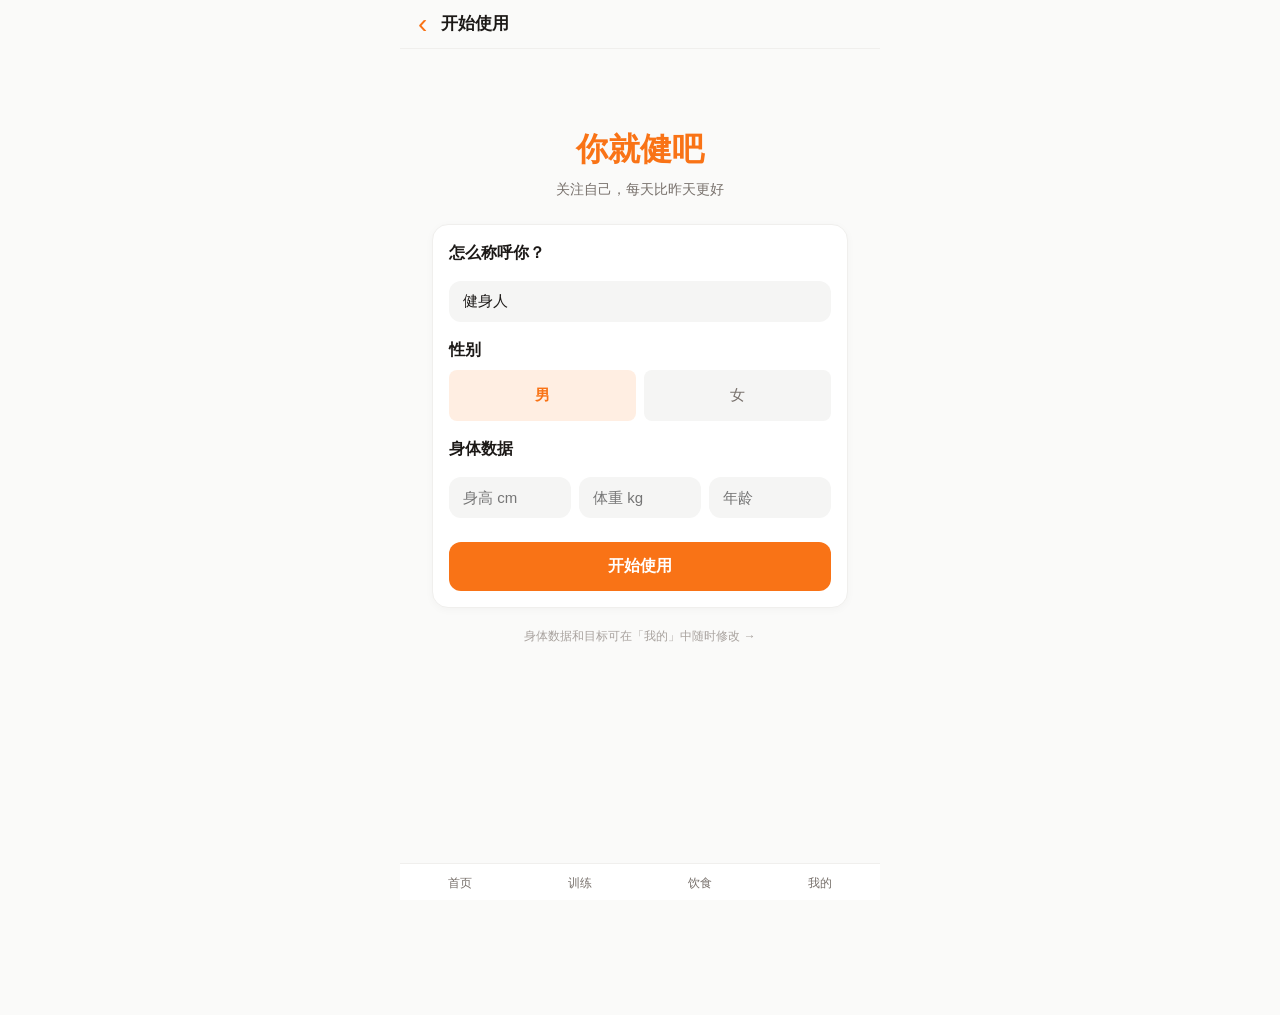
<file: index.html>
<!DOCTYPE html>
<html lang="zh-CN">
<head>
<meta charset="UTF-8">
<meta name="viewport" content="width=device-width, initial-scale=1, maximum-scale=1, user-scalable=no, viewport-fit=cover">
<meta name="theme-color" content="#fafaf9">
<meta name="description" content="你就健吧 — 轻量健身记录小程序网页版:训练、饮食、步数、睡眠、每日评分,数据仅存本地浏览器">
<title>你就健吧</title>
<link rel="stylesheet" href="css/style.css?v=4">
</head>
<body>
<nav id="nav" style="display:none">
  <button id="back-btn" onclick="App.back()">‹</button>
  <span id="nav-title"></span>
</nav>
<div id="app"></div>
<div id="tabbar">
  <div class="tab-item" data-tab="/index" onclick="App.go('/index')">首页</div>
  <div class="tab-item" data-tab="/training" onclick="App.go('/training')">训练</div>
  <div class="tab-item" data-tab="/diet" onclick="App.go('/diet')">饮食</div>
  <div class="tab-item" data-tab="/profile" onclick="App.go('/profile')">我的</div>
</div>
<script>
/* 旧内核兼容垫片:补齐 ES2015+ 运行时缺失的 API(Android 老 WebView/微信老内核)
   注意:本脚本必须保持 ES5 语法,老内核才能解析 */
;(function () {
  if (!Object.assign) {
    Object.assign = function (target) {
      var args = Array.prototype.slice.call(arguments, 1), i, k
      for (i = 0; i < args.length; i++) {
        for (k in args[i]) if (Object.prototype.hasOwnProperty.call(args[i], k)) target[k] = args[i][k]
      }
      return target
    }
  }
  if (!String.prototype.padStart) {
    String.prototype.padStart = function (len, ch) {
      var s = String(this); ch = ch === undefined ? ' ' : String(ch)
      while (s.length < len) s = ch + s
      return s
    }
  }
  if (!String.prototype.padEnd) {
    String.prototype.padEnd = function (len, ch) {
      var s = String(this); ch = ch === undefined ? ' ' : String(ch)
      while (s.length < len) s = s + ch
      return s
    }
  }
  if (!Object.entries) {
    Object.entries = function (obj) {
      var out = [], k
      for (k in obj) if (Object.prototype.hasOwnProperty.call(obj, k)) out.push([k, obj[k]])
      return out
    }
  }
  if (!Object.values) {
    Object.values = function (obj) {
      var out = [], k
      for (k in obj) if (Object.prototype.hasOwnProperty.call(obj, k)) out.push(obj[k])
      return out
    }
  }
  if (!Object.fromEntries) {
    Object.fromEntries = function (entries) {
      var out = {}, i
      for (i = 0; i < entries.length; i++) out[entries[i][0]] = entries[i][1]
      return out
    }
  }
  if (!Array.prototype.includes) {
    Array.prototype.includes = function (item) { return this.indexOf(item) !== -1 }
  }
  if (!String.prototype.includes) {
    String.prototype.includes = function (s) { return this.indexOf(s) !== -1 }
  }
  if (!String.prototype.startsWith) {
    String.prototype.startsWith = function (s) { return this.indexOf(s) === 0 }
  }
  if (!String.prototype.endsWith) {
    String.prototype.endsWith = function (s) { return this.slice(-s.length) === s }
  }
  if (!Array.prototype.find) {
    Array.prototype.find = function (fn) { var i; for (i = 0; i < this.length; i++) if (fn(this[i], i, this)) return this[i]; return undefined }
  }
  if (!Array.prototype.findIndex) {
    Array.prototype.findIndex = function (fn) { var i; for (i = 0; i < this.length; i++) if (fn(this[i], i, this)) return i; return -1 }
  }
  if (!Array.prototype.flat) {
    Array.prototype.flat = function () {
      var out = [], self = this, i
      for (i = 0; i < self.length; i++) {
        if (Array.isArray(self[i])) { var j; for (j = 0; j < self[i].length; j++) out.push(self[i][j]) }
        else out.push(self[i])
      }
      return out
    }
  }
  if (!Array.prototype.flatMap) {
    Array.prototype.flatMap = function (fn) {
      var out = [], i, r, j
      for (i = 0; i < this.length; i++) {
        r = fn(this[i], i, this)
        if (Array.isArray(r)) { for (j = 0; j < r.length; j++) out.push(r[j]) }
        else out.push(r)
      }
      return out
    }
  }
})()
</script>
<script src="js/bundle.js?v=4"></script>
<script src="js/ui.js?v=4"></script>
<script src="js/app.js?v=4"></script>
<script src="js/pages/onboard.js?v=4"></script>
<script src="js/pages/index.js?v=4"></script>
<script src="js/pages/training.js?v=4"></script>
<script src="js/pages/training-record.js?v=4"></script>
<script src="js/pages/diet.js?v=4"></script>
<script src="js/pages/diet-add.js?v=4"></script>
<script src="js/pages/profile.js?v=4"></script>
<script src="js/pages/day-detail.js?v=4"></script>
<script src="js/pages/bmr.js?v=4"></script>
<script src="js/pages/bmr-detail.js?v=4"></script>
<script src="js/pages/steps.js?v=4"></script>
<script src="js/pages/score-detail.js?v=4"></script>
<script src="js/pages/calorie-intro.js?v=4"></script>
<script>
  ;[
    ['/onboard', 'onboard'], ['/index', 'index'], ['/training', 'training'],
    ['/training-record', 'training-record'], ['/diet', 'diet'], ['/diet-add', 'diet-add'],
    ['/profile', 'profile'], ['/day-detail', 'day-detail'], ['/bmr', 'bmr'],
    ['/bmr-detail', 'bmr-detail'], ['/steps', 'steps'], ['/score-detail', 'score-detail'],
    ['/calorie-intro', 'calorie-intro']
  ].forEach(([p, key]) => App.register(p, Pages[key]))
  if (!__jianba('data').getProfile().onboarded) location.hash = '#/onboard'
  App.start()
  // 数据兜底:localStorage 被浏览器清理时,从 IndexedDB 备份自动恢复(用户无需重填资料)
  __jianba('data').restoreFromBackup().then(restored => {
    if (!restored || !restored.profile || !restored.profile.onboarded) return
    const cur = location.hash.replace(/^#/, '') || '/index'
    if (cur === '/onboard') location.hash = '#/index' // 刚被强制进引导页 → 已恢复,直接回首页
    else App.render()
  })
</script>
</body>
</html>
</file>
<file: css/style.css>
/* 你就健吧 网页版 — 主题与小程序版一致(橙色 #f97316,浅色 #fafaf9) */

/* === 基础 === */
* { box-sizing: border-box; -webkit-tap-highlight-color: transparent; }
html, body { margin: 0; padding: 0; }
view { display: block; } /* 小程序 WXML 标签兼容:flex 类会覆盖此规则 */
body {
  background: #fafaf9;
  color: #1c1917;
  font-family: -apple-system, BlinkMacSystemFont, 'PingFang SC', 'Microsoft YaHei', 'Segoe UI', Roboto, sans-serif;
  font-size: 15px;
  line-height: 1.5;
}
#app { max-width: 480px; margin: 0 auto; padding: 16px 16px 90px; }

/* === 顶部导航(子页) === */
#nav {
  position: fixed; top: 0; left: 0; right: 0; z-index: 100;
  background: rgba(250,250,249,0.95); backdrop-filter: blur(8px);
  display: flex; align-items: center; gap: 8px;
  max-width: 480px; margin: 0 auto;
  padding: 10px 12px; border-bottom: 1px solid #f0efed;
}
#back-btn {
  border: none; background: none; font-size: 28px; color: #f97316;
  line-height: 1; padding: 0 6px; cursor: pointer;
}
#nav-title { font-size: 17px; font-weight: 600; }

/* === 底部 tab === */
#tabbar {
  position: fixed; bottom: 0; left: 0; right: 0; z-index: 100;
  display: flex;
  background: #fff; border-top: 1px solid #f0efed;
  padding-bottom: env(safe-area-inset-bottom);
  max-width: 480px; margin: 0 auto;
}
.tab-item {
  flex: 1; text-align: center; padding: 10px 0 8px;
  font-size: 12px; color: #78716c; cursor: pointer;
}
.tab-item.active { color: #f97316; font-weight: 600; }
.tab-item.active::before {
  content: '•'; display: block; font-size: 18px; line-height: 1; color: #f97316;
}

/* === 通用组件 === */
.card {
  background: #fff; border-radius: 16px; padding: 16px;
  border: 1px solid #f0efed; box-shadow: 0 2px 8px rgba(0,0,0,0.03);
  margin-bottom: 14px;
}
.card:active { background: #fafaf9; }
.card-title { font-size: 16px; font-weight: 600; color: #1c1917; display: block; margin-bottom: 8px; }
.row { display: flex; align-items: center; justify-content: space-between; }
.muted { color: #78716c; font-size: 13px; }
.accent { color: #f97316; font-weight: 600; }
.divider { height: 1px; background: #f0efed; margin: 14px 0; }
.tag {
  font-size: 12px; padding: 2px 12px; border-radius: 999px;
  background: rgba(249,115,22,0.1); color: #f97316;
}
.deficit-green { color: #10b981; }
.deficit-red { color: #ef4444; }
.mood-tired { color: #f59e0b; }
.empty-page { text-align: center; padding: 80px 0; color: #a8a29e; }

.btn-primary {
  background: #f97316; color: #fff; border: none; border-radius: 12px;
  padding: 14px; font-size: 16px; font-weight: 600; cursor: pointer; width: 100%;
}
.btn-primary:active { background: #ea580c; }
.btn-ghost {
  background: #fff; color: #f97316; border: 1px solid #f97316;
  border-radius: 12px; padding: 12px 20px; font-size: 14px; cursor: pointer;
}
.btn-ghost:active { background: rgba(249,115,22,0.05); }

.input {
  background: #f5f5f4; border: none; border-radius: 12px;
  padding: 12px 14px; font-size: 15px; color: #1c1917; width: 100%;
  outline: none; margin-top: 8px;
}
.input:focus { background: #fff; border: 1px solid #f97316; }

.progress-wrap { margin-top: 8px; }
.progress-bar { background: #e5e7eb; border-radius: 999px; overflow: hidden; height: 10px; }
.progress-fill { height: 100%; border-radius: 999px; }

/* === 弹窗 === */
.modal-mask {
  position: fixed; inset: 0; background: rgba(0,0,0,0.45); z-index: 999;
  display: flex; align-items: center; justify-content: center;
}
.modal {
  width: min(85vw, 340px); background: #fff; border-radius: 16px; overflow: hidden;
}
.modal-title { font-size: 17px; font-weight: 700; padding: 20px 20px 6px; text-align: center; }
.modal-content { font-size: 14px; color: #57534e; padding: 6px 20px 8px; text-align: center; line-height: 1.6; }
.modal-input {
  display: block; margin: 10px 20px; padding: 10px 12px; font-size: 15px;
  border: 1px solid #e7e5e4; border-radius: 10px; outline: none; width: calc(100% - 40px);
  background: #fafaf9;
}
.modal-input:focus { border-color: #f97316; background: #fff; }
.modal-btns { display: flex; border-top: 1px solid #f0efed; }
.modal-btn { flex: 1; padding: 14px 0; border: none; background: #fff; font-size: 16px; cursor: pointer; }
.modal-btn.cancel { color: #78716c; border-right: 1px solid #f0efed; }
.modal-btn.confirm { color: #f97316; font-weight: 600; }

/* === toast === */
#toast {
  position: fixed; left: 50%; bottom: 20%; transform: translateX(-50%) scale(0.9);
  background: rgba(28,25,23,0.85); color: #fff; font-size: 14px;
  padding: 10px 18px; border-radius: 10px; z-index: 1000;
  opacity: 0; pointer-events: none; transition: opacity 0.2s;
  max-width: 80vw; text-align: center;
}
#toast.show { opacity: 1; transform: translateX(-50%) scale(1); }

/* === 首页 === */
.header { margin-bottom: 12px; }
.greet { display: block; font-size: 18px; font-weight: 600; }
.greet-slogan { display: block; font-size: 12px; color: #a8a29e; margin-top: 4px; }
.steps-num { font-size: 24px; font-weight: 700; color: #f97316; line-height: 1; }

.main-card { border-color: rgba(249,115,22,0.15); text-align: center; padding: 20px 16px; }
.calorie-ring-wrap { position: relative; width: 120px; height: 120px; margin: 0 auto 14px; }
.ring-container { position: relative; width: 120px; height: 120px; }
.ring-bg { position: absolute; inset: 0; border-radius: 50%; background: #e5e7eb; }
.ring-fill { position: absolute; inset: 3px; border-radius: 50%; }
.ring-mask { position: absolute; inset: 12px; border-radius: 50%; background: #ffffff; }
.ring-center {
  position: absolute; inset: 12px; border-radius: 50%;
  display: flex; flex-direction: column; align-items: center; justify-content: center; z-index: 1;
}
.deficit-num { font-size: 32px; font-weight: 800; line-height: 1; }
.deficit-unit { font-size: 12px; color: #78716c; }
.deficit-label { display: block; font-size: 11px; font-weight: 600; margin-top: 2px; }
.calorie-breakdown { display: flex; align-items: center; justify-content: center; gap: 20px; }
.break-item { text-align: center; }
.break-val { display: block; font-size: 18px; font-weight: 700; margin-bottom: 2px; }
.break-divider { padding: 0 4px; }
.cal-formula-hint { display: block; text-align: center; font-size: 10px; color: #a8a29e; margin-top: 6px; }
.diet-bar { height: 8px; }

.stat-grid { display: grid; grid-template-columns: 1fr 1fr; gap: 8px; margin-bottom: 12px; }
.stat-card { background: #fff; border-radius: 12px; padding: 14px 10px; text-align: center; border: 1px solid #f0efed; box-shadow: 0 2px 8px rgba(0,0,0,0.03); }
.stat-card:active { background: rgba(249,115,22,0.05); }
.stat-icon { display: block; font-size: 18px; margin-bottom: 4px; }
.stat-val { display: block; font-size: 17px; font-weight: 700; margin-bottom: 2px; }

.step-card { border-color: rgba(6,182,212,0.15); }
.sync-btn { padding: 8px 14px; font-size: 12px; }
.quick-actions { margin-bottom: 16px; }
.action-btn { width: 100%; margin-bottom: 8px; }

.history-item { padding: 12px 14px; }
.history-item:active { background: #fafaf9; }
.history-date { font-size: 14px; font-weight: 600; display: block; margin-bottom: 2px; }
.history-scores { display: flex; align-items: baseline; flex-shrink: 0; }
.history-score-val { font-size: 15px; font-weight: 700; }
.history-val { font-size: 15px; font-weight: 700; }
.history-arrow { font-size: 14px; color: #d6d3d1; margin-left: 6px; }
.empty-history { text-align: center; padding: 24px 16px; }

.detail-hint { display: flex; align-items: center; justify-content: flex-end; margin-top: 10px; gap: 3px; cursor: pointer; }
.detail-hint-text { font-size: 12px; color: #f97316; font-weight: 600; }
.detail-hint-arrow { font-size: 16px; color: #f97316; font-weight: 700; line-height: 1; }

.reminder-card { border-color: rgba(16,185,129,0.2); padding: 12px 14px; margin-bottom: 8px; }
.reminder-left { display: flex; align-items: center; gap: 8px; }
.reminder-icon { font-size: 18px; }
.reminder-text { font-size: 14px; font-weight: 600; }
.reminder-arrow { font-size: 14px; color: #d6d3d1; }

.score-card { border-color: rgba(249,115,22,0.12); }
.score-header { margin-bottom: 6px; }
.score-total-wrap { display: flex; align-items: baseline; gap: 4px; }
.score-number { font-size: 40px; font-weight: 800; line-height: 1; }
.score-unit { font-size: 14px; color: #78716c; }
.score-depth-tag { margin-left: 6px; padding: 1px 6px; border-radius: 999px; background: rgba(249,115,22,0.1); }
.depth-tag-text { font-size: 10px; color: #f97316; }
.score-summary { font-size: 13px; color: #44403c; line-height: 1.6; }
.score-dims { display: flex; flex-direction: column; gap: 6px; }
.score-dim { display: flex; align-items: center; gap: 8px; }
.dim-name { font-size: 12px; color: #78716c; min-width: 36px; }
.dim-bar-wrap { flex: 1; display: flex; align-items: center; gap: 6px; }
.dim-bar { flex: 1; height: 5px; }
.dim-pct { font-size: 12px; font-weight: 600; min-width: 26px; text-align: right; }
.dim-pct.high { color: #10b981; }
.dim-pct.mid { color: #f59e0b; }
.dim-pct.low { color: #ef4444; }
.dim-pct.rest { color: #06b6d4; }
.dim-pct.silent { color: #d6d3d1; }
.score-milestones { display: flex; flex-wrap: wrap; gap: 4px; margin-top: 8px; }
.milestone-tag { font-size: 11px; padding: 2px 7px; background: rgba(249,115,22,0.1); color: #f97316; border-radius: 999px; }

.body-banner { border-color: rgba(249,115,22,0.15); padding: 12px 14px; margin-bottom: 8px; }
.banner-icon { font-size: 16px; margin-right: 5px; }
.banner-title { font-size: 14px; font-weight: 600; }
.banner-sub { display: block; margin-top: 2px; margin-left: 22px; }

.sleep-card { border-color: rgba(59,130,246,0.15); margin-bottom: 8px; }
.sleep-picker { padding: 10px 12px; background: #fafaf9; border-radius: 10px; font-size: 15px; border: 1px solid #e7e5e4; width: 100%; }
.sleep-dur-display { display: flex; align-items: baseline; gap: 4px; padding: 10px 12px; background: rgba(249,115,22,0.06); border-radius: 10px; border: 1px solid rgba(249,115,22,0.15); }
.sleep-dur-value { font-size: 22px; font-weight: 700; color: #f97316; line-height: 1.2; }
.sleep-dur-unit { font-size: 13px; color: #78716c; }
.sleep-btn-cancel { flex: 1; padding: 11px 0; background: #f5f5f4; color: #78716c; border-radius: 12px; font-size: 14px; border: none; cursor: pointer; }
.sleep-btn-save { flex: 1; padding: 11px 0; background: #f97316; color: #fff; border-radius: 12px; font-size: 14px; border: none; cursor: pointer; }

/* === 训练 tab === */
.training-slogan { margin: 4px 0 12px; }
.slogan-text { font-size: 14px; font-weight: 600; color: #1c1917; }
.today-summary { border-color: rgba(249,115,22,0.15); }
.big-kcal { font-size: 26px; font-weight: 800; color: #f97316; line-height: 1; }
.add-btn { width: auto; padding: 10px 16px; font-size: 14px; }
.training-item { padding: 4px 0; }
.date-text { font-size: 15px; font-weight: 600; }
.record-time { font-size: 12px; color: #a8a29e; margin-left: 8px; }
.ex-list { display: flex; flex-wrap: wrap; gap: 6px; margin-top: 8px; }
.ex-tag { font-size: 12px; background: rgba(249,115,22,0.08); color: #9a3412; padding: 3px 9px; border-radius: 6px; }
.view-btn { font-size: 12px; color: #f97316; font-weight: 600; cursor: pointer; }
.edit-btn { font-size: 12px; color: #57534e; cursor: pointer; }
.delete-btn { font-size: 12px; color: #ef4444; cursor: pointer; }
.load-more-wrap { text-align: center; margin-top: 4px; }
.load-more-btn { padding: 10px 28px; font-size: 13px; }
.empty-card { background: #fff; border-radius: 16px; padding: 40px 16px; text-align: center; border: 1px solid #f0efed; display: flex; flex-direction: column; gap: 4px; align-items: center; }

/* === 饮食 tab === */
.diet-hint { margin: 4px 0 12px; }
.hint-text { font-size: 13px; color: #78716c; line-height: 1.6; }
.date-nav { display: flex; align-items: center; gap: 8px; margin-bottom: 12px; background: #fff; border-radius: 12px; padding: 8px 12px; border: 1px solid #f0efed; }
.date-nav-arrow { width: 36px; height: 36px; display: flex; align-items: center; justify-content: center; background: #f5f5f4; border-radius: 10px; cursor: pointer; flex-shrink: 0; }
.date-nav-arrow:active { background: #e7e5e4; }
.arrow-disabled { opacity: 0.35; pointer-events: none; }
.arrow-text { font-size: 16px; color: #f97316; font-weight: 700; }
.date-nav-center { flex: 1; text-align: center; font-size: 14px; font-weight: 600; color: #1c1917; }
.date-input { border: none; background: transparent; outline: none; }
.date-nav-today { width: 36px; height: 36px; display: flex; align-items: center; justify-content: center; background: rgba(249,115,22,0.1); border-radius: 10px; cursor: pointer; flex-shrink: 0; }
.today-btn-text { font-size: 12px; color: #f97316; font-weight: 600; }
.diet-entry { padding: 4px 0; }
.entry-time { font-size: 15px; font-weight: 600; }
.diet-photo { width: 100%; max-height: 200px; object-fit: cover; border-radius: 12px; margin-top: 8px; background: #f5f5f4; }
.food-list { display: flex; flex-wrap: wrap; gap: 6px; margin-top: 8px; }
.food-tag { font-size: 12px; background: rgba(249,115,22,0.08); color: #9a3412; padding: 3px 9px; border-radius: 6px; }
.tip-card { border-color: rgba(6,182,212,0.15); }

/* === 引导页 === */
.onboard { min-height: calc(100vh - 40px); padding: 60px 16px 24px; }
.hero { margin-bottom: 24px; }
.logo { display: block; font-size: 32px; font-weight: 700; color: #f97316; margin-bottom: 6px; }
.slogan { color: #78716c; font-size: 14px; }
.gender-row { display: flex; gap: 8px; margin-top: 8px; }
.gen-opt { flex: 1; text-align: center; padding: 14px; border-radius: 8px; background: #f5f5f4; color: #78716c; font-size: 15px; cursor: pointer; }
.gen-opt.active { background: rgba(249,115,22,0.12); color: #f97316; font-weight: 600; }
.body-row { display: flex; gap: 8px; margin-top: 8px; }
.body-field { flex: 1; min-width: 0; }
.start { margin-top: 24px; }
.hint { text-align: center; margin-top: 16px; }
.hint-text { font-size: 12px; color: #a8a29e; }

/* === 训练记录页 === */
.cat-scroll { white-space: nowrap; overflow-x: auto; padding-bottom: 8px; margin-bottom: 8px; -webkit-overflow-scrolling: touch; }
.cat-tab { display: inline-block; padding: 8px 14px; margin-right: 6px; border-radius: 999px; background: #f0efed; color: #78716c; font-size: 13px; cursor: pointer; }
.cat-tab.active { background: rgba(249,115,22,0.15); color: #f97316; font-weight: 600; }
.ex-grid { display: flex; flex-wrap: wrap; gap: 6px; margin-top: 8px; }
.ex-opt { position: relative; padding: 8px 12px; border-radius: 8px; background: #f5f5f4; color: #44403c; font-size: 13px; border: 1px solid transparent; cursor: pointer; }
.ex-opt.selected { border-color: #f97316; background: rgba(249,115,22,0.08); color: #f97316; }
.ex-opt.custom-ex { border-style: dashed; }
.ex-del { font-size: 10px; color: #ef4444; margin-left: 6px; padding: 2px 4px; }
.form-row { display: flex; gap: 8px; margin: 10px 0; }
.form-item { flex: 1; }
.form-label { display: block; font-size: 12px; margin-bottom: 4px; color: #78716c; }
.form-input { background: #f5f5f4; border-radius: 6px; padding: 9px 8px; color: #1c1917; font-size: 15px; text-align: center; border: none; outline: none; width: 100%; }
.form-input:focus { background: #fff; border: 1px solid #f97316; }
.add-ex-btn { width: 100%; margin-top: 8px; }
.time-row { margin-bottom: 8px; }
.time-picker { padding: 10px 12px; background: #fafaf9; border-radius: 10px; font-size: 15px; border: 1px solid #e7e5e4; width: 100%; }
.added-ex { padding: 8px 0; }
.added-name { display: block; font-weight: 600; color: #1c1917; font-size: 14px; margin-bottom: 2px; }
.right-col { text-align: right; }
.remove-icon { display: inline-block; margin-left: 8px; padding: 2px 6px; color: #ef4444; font-size: 14px; cursor: pointer; }
.total-label { font-weight: 600; color: #1c1917; font-size: 15px; }
.total-kcal { font-size: 18px; font-weight: 700; }
.save-btn { width: 100%; margin-top: 12px; }
.add-custom-btn { width: 100%; margin-top: 8px; font-size: 12px; }
.cat-tab.small { padding: 5px 9px; font-size: 11px; }
.form-group { margin-bottom: 10px; }
.intensity-row { display: flex; flex-wrap: wrap; gap: 5px; }
.opt-chip { padding: 6px 9px; border-radius: 999px; background: #f5f5f4; color: #78716c; font-size: 12px; cursor: pointer; }
.opt-chip.active { background: rgba(249,115,22,0.12); color: #f97316; font-weight: 600; }

/* === 饮食记录页 === */
.time-picker-row { display: flex; justify-content: space-between; align-items: center; }
.time-picker-label { font-weight: 600; color: #1c1917; font-size: 14px; }
.time-picker-right { text-align: right; }
.time-picker-val-input { font-size: 16px; font-weight: 600; color: #f97316; border: none; background: transparent; }
.time-picker-hint { font-size: 10px; color: #a8a29e; display: block; }
.photo-area { text-align: center; padding: 24px; border: 1px dashed #e7e5e4; border-radius: 8px; cursor: pointer; }
.photo-preview { margin-top: 4px; }
.preview-img { width: 100%; height: 150px; object-fit: cover; border-radius: 8px; background: #f5f5f4; }
.photo-actions { display: flex; gap: 6px; margin-top: 6px; }
.small-btn { flex: 1; padding: 6px; font-size: 12px; }
.small-btn.danger { color: #f87171; border-color: rgba(248,113,113,0.4); }
.search-input { background: #f5f5f4; border-radius: 6px; padding: 10px; color: #1c1917; margin-top: 8px; font-size: 14px; border: none; outline: none; width: 100%; }
.search-input:focus { background: #fff; border: 1px solid #f97316; }
.search-results { margin-top: 8px; }
.food-result { padding: 9px 0; border-bottom: 1px solid #f0efed; cursor: pointer; }
.food-result:active { background: rgba(249,115,22,0.05); }
.food-name { display: block; font-weight: 600; color: #1c1917; margin-bottom: 2px; }
.add-icon { font-size: 18px; font-weight: 700; padding: 0 4px; }
.serving-grid { display: grid; grid-template-columns: 1fr 1fr; gap: 5px; margin-top: 8px; }
.serving-chip { padding: 8px; border-radius: 6px; background: #f5f5f4; border: 1px solid #f0efed; position: relative; cursor: pointer; }
.serving-chip:active { background: rgba(249,115,22,0.08); border-color: rgba(249,115,22,0.3); }
.custom-food-chip { padding-right: 24px; }
.custom-food-del { position: absolute; right: 5px; top: 5px; font-size: 11px; color: #d6d3d1; padding: 2px; cursor: pointer; }
.serving-name { display: block; font-size: 12px; color: #44403c; margin-bottom: 2px; }
.serving-kcal { font-size: 11px; font-weight: 600; color: #f97316; }
.custom-btn { width: 100%; padding: 10px; }
.meal-type-row { display: flex; gap: 6px; margin-top: 8px; }
.meal-chip { flex: 1; text-align: center; padding: 8px 4px; border-radius: 7px; background: #f5f5f4; color: #78716c; font-size: 13px; cursor: pointer; }
.meal-chip.active { background: rgba(249,115,22,0.12); color: #f97316; font-weight: 600; }

/* 浮动底栏 */
.float-bar {
  position: fixed; bottom: 0; left: 0; right: 0; z-index: 100;
  display: flex; align-items: center; justify-content: space-between;
  background: #fff; padding: 10px 14px;
  padding-bottom: calc(10px + env(safe-area-inset-bottom));
  border-top: 1px solid #f0efed; box-shadow: 0 -4px 20px rgba(0,0,0,0.06);
  max-width: 480px; margin: 0 auto;
}
.float-bar-summary { display: flex; align-items: center; gap: 5px; flex: 1; padding: 6px 0; cursor: pointer; }
.float-bar-icon { font-size: 16px; }
.float-bar-text { font-size: 14px; font-weight: 600; color: #1c1917; }
.float-bar-arrow { font-size: 11px; color: #a8a29e; transition: transform 0.25s; display: inline-block; }
.float-bar-arrow.up { transform: rotate(90deg); }
.float-bar-save { background: #f97316; color: #fff; font-size: 14px; font-weight: 600; padding: 8px 18px; border-radius: 8px; flex-shrink: 0; cursor: pointer; }
.panel-backdrop {
  position: fixed; inset: 0; background: rgba(0,0,0,0.4); z-index: 200;
  opacity: 0; pointer-events: none; transition: opacity 0.25s;
}
.panel-backdrop.show { opacity: 1; pointer-events: auto; }
.panel {
  position: fixed; left: 0; right: 0; bottom: 0; z-index: 201;
  background: #fff; border-radius: 14px 14px 0 0;
  transform: translateY(100%); transition: transform 0.3s cubic-bezier(0.32, 0.72, 0, 1);
  max-height: 60vh; display: flex; flex-direction: column;
  padding-bottom: env(safe-area-inset-bottom);
  max-width: 480px; margin: 0 auto;
}
.panel.show { transform: translateY(0); }
.panel-handle { width: 30px; height: 4px; background: #e7e5e4; border-radius: 2px; margin: 8px auto 0; }
.panel-header { display: flex; justify-content: space-between; align-items: center; padding: 10px 16px 6px; }
.panel-title { font-size: 15px; font-weight: 700; color: #1c1917; }
.panel-collapse { font-size: 13px; color: #f97316; padding: 4px 8px; cursor: pointer; }
.panel-list { flex: 1; padding: 0 16px; max-height: 180px; overflow-y: auto; }
.panel-item { display: flex; justify-content: space-between; align-items: center; padding: 10px 0; border-bottom: 1px solid #f5f5f4; }
.panel-item:last-child { border-bottom: none; }
.panel-item-info { flex: 1; }
.panel-item-name { display: block; font-size: 14px; font-weight: 600; color: #1c1917; }
.panel-item-grams { display: block; font-size: 11px; color: #a8a29e; margin-top: 2px; }
.panel-item-right { display: flex; align-items: center; gap: 8px; }
.panel-item-kcal { font-size: 13px; font-weight: 600; color: #f97316; }
.panel-item-del { font-size: 12px; color: #ef4444; padding: 4px; cursor: pointer; }
.panel-footer { display: flex; justify-content: space-between; align-items: center; padding: 10px 16px; border-top: 1px solid #f0efed; }
.panel-total-label { font-size: 13px; color: #78716c; }
.panel-total-kcal { font-size: 18px; font-weight: 700; color: #f97316; }
.panel-save-btn { background: #f97316; color: #fff; font-size: 14px; font-weight: 600; padding: 9px 22px; border-radius: 8px; cursor: pointer; }

/* === Android 键盘兼容:键盘弹出时隐藏 fixed 底部元素(收起后由 app.js 重排恢复) === */
body.kb-open .float-bar,
body.kb-open .panel,
body.kb-open .panel-backdrop,
body.kb-open #tabbar { display: none !important; }

/* === 我的 === */
.profile-head { text-align: center; }
.nickname { display: block; font-size: 20px; font-weight: 700; color: #1c1917; margin-bottom: 4px; }
.body-stats { display: flex; justify-content: space-around; margin-top: 10px; }
.body-stat { text-align: center; }
.bs-num { display: block; font-size: 21px; font-weight: 700; color: #f97316; line-height: 1; }
.bs-unit { display: block; font-size: 12px; margin-top: 2px; color: #78716c; }
.bs-label { display: block; font-size: 11px; margin-top: 2px; color: #78716c; }
.setting-row { padding: 8px 0; border-bottom: 1px solid #f0efed; }
.setting-row:last-child { border-bottom: none; }
.edit-btn { width: 100%; margin-top: 12px; }
.export-btn { width: 100%; margin-top: 8px; border-color: rgba(249,115,22,0.3); color: #f97316; background: transparent; border-radius: 12px; padding: 12px 20px; font-size: 14px; cursor: pointer; }
.export-btn:active { background: rgba(249,115,22,0.05); }
.reset-btn { width: 100%; margin-top: 8px; border-color: rgba(239,68,68,0.3); color: #ef4444; }
.row-arrow { color: #a8a29e; font-size: 16px; }
.form-group { margin-bottom: 10px; }
.gender-switch { display: flex; gap: 6px; }
.form-row-3 { display: flex; gap: 6px; }
.flex-1 { flex: 1; }
.opt-row { display: flex; flex-wrap: wrap; gap: 5px; }
.save-btn { width: 100%; margin-top: 12px; }
.cancel-btn { width: 100%; margin-top: 6px; }
.weight-item { display: flex; justify-content: space-between; align-items: center; padding: 7px 0; border-bottom: 1px solid #f0efed; }
.weight-item:last-child { border-bottom: none; }
.weight-date { color: #78716c; font-size: 12px; }
.weight-val { font-weight: 600; color: #f97316; font-size: 14px; }
.weight-del { color: #d6d3d1; font-size: 12px; padding: 4px; cursor: pointer; }

/* === 日详情 hero === */
.hero { position: relative; display: flex; flex-direction: column; align-items: center; justify-content: center; text-align: center; padding: 0 16px; box-sizing: border-box; overflow: hidden; }
.hero-date { font-size: 14px; color: #78716c; margin-bottom: 16px; }
.hero-main { display: flex; align-items: center; justify-content: center; gap: 24px; }
.hero-item { display: flex; flex-direction: column; align-items: center; }
.hero-big-num { font-weight: 800; line-height: 1.1; color: #1c1917; }
.hero-label { color: #78716c; margin-top: 6px; }
.hero-divider { width: 1px; background: #e7e5e4; border-radius: 1px; }
.hero-sub { display: flex; justify-content: center; gap: 20px; margin-top: 24px; }
.hero-sub-item { color: #a8a29e; }
.hero .scroll-hint { position: absolute; bottom: 16px; left: 0; right: 0; display: flex; flex-direction: column; align-items: center; transition: opacity 0.2s; }
.scroll-hint-text { font-size: 11px; color: #c5c1bb; }
.scroll-hint-arrow { font-size: 14px; color: #c5c1bb; margin-top: 2px; animation: bounce 1.5s infinite; }
@keyframes bounce { 0%, 100% { transform: translateY(0); } 50% { transform: translateY(4px); } }
.section-title { font-size: 14px; font-weight: 600; color: #1c1917; padding: 0 0 6px; margin-top: 12px; }
.item-title { font-size: 14px; font-weight: 600; color: #1c1917; }
.item-time { font-size: 11px; display: block; margin-top: 1px; }
.action-row { display: flex; gap: 10px; align-items: center; }
.save-btn-text { color: #10b981; font-size: 12px; font-weight: 600; padding: 2px 4px; cursor: pointer; }
.cancel-btn-text { color: #78716c; font-size: 12px; padding: 2px 4px; cursor: pointer; }
.ex-list, .food-list { display: flex; flex-wrap: wrap; gap: 4px; margin-top: 6px; }
.ex-tag, .food-tag { display: inline-block; padding: 3px 8px; border-radius: 4px; font-size: 11px; background: rgba(249,115,22,0.08); color: #f97316; }
.edit-exercise { padding: 6px 0; }
.edit-ex-name { display: block; font-size: 13px; font-weight: 600; color: #1c1917; margin-bottom: 4px; }
.empty-card { text-align: center; padding: 24px 16px; }

/* === 时间轴(bmr / bmr-detail) === */
.header-card { text-align: center; padding: 20px 16px; border-color: rgba(249,115,22,0.15); }
.header-row { display: flex; align-items: center; justify-content: center; gap: 24px; }
.header-item-secondary { text-align: center; }
.header-val-secondary { display: block; font-size: 28px; font-weight: 700; color: #06b6d4; line-height: 1; }
.header-item-primary { text-align: center; }
.header-val-primary { display: block; font-size: 28px; font-weight: 700; color: #f97316; line-height: 1; }
.header-label, .header-label-primary { display: block; font-size: 12px; color: #78716c; margin-top: 6px; }
.timeline { margin-top: 6px; }
.tl-node { display: flex; }
.tl-left { display: flex; flex-direction: column; align-items: center; width: 20px; flex-shrink: 0; }
.tl-dot { width: 9px; height: 9px; border-radius: 50%; background: #e7e5e4; margin-top: 8px; flex-shrink: 0; }
.tl-dot.past { background: #f97316; }
.tl-dot.current { background: #f97316; }
.tl-dot.future { background: #e7e5e4; }
.tl-dot.pulse { animation: pulse 1.5s infinite; }
@keyframes pulse { 0% { box-shadow: 0 0 0 0 rgba(249,115,22,0.4); } 70% { box-shadow: 0 0 0 6px rgba(249,115,22,0); } 100% { box-shadow: 0 0 0 0 rgba(249,115,22,0); } }
.tl-line { width: 1px; flex: 1; background: #e7e5e4; }
.tl-line.past { background: rgba(249,115,22,0.4); }
.tl-line.current { background: rgba(249,115,22,0.4); }
.tl-right { flex: 1; display: flex; align-items: center; justify-content: space-between; padding: 6px 0 14px 8px; }
.tl-info { display: flex; align-items: center; gap: 8px; }
.tl-time { font-size: 13px; color: #57534e; }
.tl-time.past { color: #78716c; }
.tl-time.current { color: #f97316; font-weight: 700; }
.tl-time.future { color: #a8a29e; }
.tl-bmr { font-size: 12px; color: #a8a29e; }
.tl-bmr.past { color: #78716c; }
.tl-bmr.current { color: #f97316; font-weight: 600; }
.tl-bmr.future { color: #d6d3d1; }
.tl-events { display: flex; gap: 6px; }
.tl-intake { font-size: 11px; font-weight: 700; color: #06b6d4; background: rgba(6,182,212,0.1); padding: 2px 6px; border-radius: 4px; }
.tl-expend { font-size: 11px; font-weight: 700; color: #f97316; background: rgba(249,115,22,0.1); padding: 2px 6px; border-radius: 4px; }
.tl-legend { display: flex; gap: 16px; justify-content: center; padding: 10px 0 2px; }
.legend-item { display: flex; align-items: center; gap: 4px; }
.ldot { width: 8px; height: 8px; border-radius: 50%; }
.ldot.intake { background: #06b6d4; }
.ldot.expend { background: #f97316; }
.science-card { line-height: 1.7; }
.science-block { margin-bottom: 12px; }
.science-subtitle { display: block; font-size: 13px; font-weight: 600; color: #1c1917; margin-bottom: 4px; }
.science-text { display: block; font-size: 12px; color: #57534e; margin-bottom: 2px; }
.science-formula { display: block; font-size: 12px; color: #f97316; font-weight: 600; background: rgba(249,115,22,0.06); border-radius: 6px; padding: 4px 8px; margin: 4px 0; }
.tip-note { margin-top: 4px; color: #78716c; }
.deficit-row { margin-bottom: 12px; }
.deficit-main { display: flex; align-items: baseline; justify-content: center; }
.deficit-val { font-size: 42px; font-weight: 800; line-height: 1; }
.deficit-unit { font-size: 14px; color: #78716c; }
.deficit-label-text { display: block; font-size: 13px; font-weight: 600; margin-top: 4px; }
.gap-green { color: #10b981 !important; }
.gap-red { color: #ef4444 !important; }
.in-out-row { display: flex; align-items: center; justify-content: center; gap: 24px; }
.in-out-item { text-align: center; }
.in-out-val { font-size: 18px; font-weight: 700; display: block; }
.in-out-label { font-size: 11px; color: #78716c; display: block; margin-top: 2px; }
.in-out-divider { width: 1px; height: 20px; background: #f0efed; display: flex; align-items: center; }
.current-bmr-hint { margin-top: 10px; }
.info-text { line-height: 1.9; display: block; }

/* === 步数页 === */
.header-card { text-align: center; padding: 20px 16px; }
.big-num-wrap { margin-bottom: 10px; }
.big-num { font-size: 40px; font-weight: 800; color: #f97316; line-height: 1; }
.big-unit { font-size: 18px; color: #78716c; }
.in-out-row { display: flex; align-items: center; justify-content: center; gap: 24px; }
.in-out-item { text-align: center; }
.in-out-val { font-size: 18px; font-weight: 700; display: block; }
.in-out-label { font-size: 11px; color: #78716c; display: block; margin-top: 2px; }
.in-out-divider { width: 1px; height: 20px; background: #f0efed; }
.formula-hint { margin-top: 10px; padding-top: 8px; border-top: 1px solid #f0efed; }
.chart-wrap { display: flex; align-items: flex-end; justify-content: space-between; height: 130px; padding: 10px 0 0; }
.bar-col { flex: 1; display: flex; flex-direction: column; align-items: center; height: 100%; padding-top: 4px; }
.bar-fill { width: 18px; border-radius: 4px 4px 0 0; background: linear-gradient(to top, #f97316, #fb923c); min-height: 2px; transition: height 0.4s ease; }
.bar-val { font-size: 9px; color: #78716c; margin-top: 3px; }
.bar-label { font-size: 10px; color: #a8a29e; margin-top: 1px; }
.summary-grid { display: grid; grid-template-columns: 1fr 1fr; gap: 10px; margin-top: 4px; }
.sum-item { text-align: center; padding: 8px 0; }
.sum-val { display: block; font-size: 16px; font-weight: 700; color: #1c1917; }
.sum-label { display: block; font-size: 11px; margin-top: 2px; }
.info-card { margin-top: 12px; }

/* === 评分详情 === */
.dim-card { padding: 14px; }
.dim-header { display: flex; align-items: center; gap: 6px; margin-bottom: 6px; }
.dim-icon { font-size: 18px; }
.dim-name { font-size: 15px; font-weight: 600; color: #1c1917; flex: 1; }
.dim-score-wrap { display: flex; align-items: center; gap: 5px; }
.dim-pct { font-size: 16px; font-weight: 700; }
.dim-pct.high { color: #10b981; }
.dim-pct.mid { color: #f59e0b; }
.dim-pct.low { color: #ef4444; }
.dim-pct.rest { color: #06b6d4; }
.dim-pct.silent { color: #d6d3d1; }
.dim-level-tag { font-size: 10px; padding: 1px 5px; border-radius: 999px; }
.dim-level-tag.high { background: rgba(16,185,129,0.12); color: #10b981; }
.dim-level-tag.mid { background: rgba(245,158,11,0.12); color: #f59e0b; }
.dim-level-tag.low { background: rgba(239,68,68,0.1); color: #ef4444; }
.dim-level-tag.rest { background: rgba(6,182,212,0.1); color: #06b6d4; }
.dim-level-tag.silent { background: #f5f5f4; color: #a8a29e; }
.dim-data { margin-bottom: 5px; }
.dim-data-text { font-size: 12px; color: #78716c; }
.dim-desc { font-size: 12px; color: #44403c; line-height: 1.7; margin-bottom: 6px; }
.dim-tips { background: rgba(249,115,22,0.05); border-radius: 6px; padding: 7px 9px; margin-bottom: 7px; }
.tips-label { font-size: 12px; font-weight: 600; color: #f97316; display: block; margin-bottom: 2px; }
.tips-text { font-size: 12px; color: #78716c; line-height: 1.6; }
.progress-bar { height: 4px; background: #f0efed; border-radius: 2px; }
.progress-fill { height: 4px; border-radius: 2px; }
.header-left { display: flex; align-items: baseline; gap: 2px; }
.header-score { font-size: 40px; font-weight: 800; color: #f97316; line-height: 1; }
.header-unit { font-size: 14px; color: #78716c; }
.header-right { text-align: left; }
.header-type { display: block; font-size: 13px; font-weight: 600; color: #1c1917; }
.header-depth { font-size: 11px; color: #f97316; background: rgba(249,115,22,0.1); padding: 1px 6px; border-radius: 999px; }
.header-depth.mature { color: #10b981; background: rgba(16,185,129,0.1); }
.header-summary { font-size: 13px; color: #44403c; line-height: 1.6; }
.header-guide { font-size: 12px; color: #a8a29e; margin-top: 6px; line-height: 1.6; }

/* === 热量科普(4 屏) === */
.intro-page { min-height: calc(100vh - 60px); display: flex; flex-direction: column; background: #fafaf9; }
.intro-swiper { flex: 1; display: flex; }
.slide { display: flex; flex-direction: column; align-items: center; padding: 30px 16px 0; width: 100%; overflow-y: auto; }
.slide-icon { font-size: 40px; margin-bottom: 8px; }
.slide-title { font-size: 20px; font-weight: 700; color: #1c1917; margin-bottom: 6px; text-align: center; }
.slide-sub { font-size: 13px; color: #78716c; text-align: center; margin-bottom: 16px; padding: 0 10px; line-height: 1.6; }
.formula-card { width: 100%; background: #fff; border-radius: 10px; padding: 16px 14px; box-shadow: 0 2px 12px rgba(0,0,0,0.04); text-align: center; margin-bottom: 12px; }
.formula-line-text { font-size: 15px; color: #374151; display: block; padding: 4px 0; }
.formula-op { font-size: 20px; color: #f97316; font-weight: 700; display: block; padding: 2px 0; }
.formula-divider { height: 1px; background: #e7e5e4; margin: 6px 20px; }
.formula-result { font-size: 17px; font-weight: 700; color: #f97316; display: block; padding-top: 2px; }
.mini-cards { display: flex; gap: 8px; width: 100%; }
.mini-card { flex: 1; padding: 12px 8px; border-radius: 8px; text-align: center; }
.mini-card.good { background: #f0fdf4; border: 1px solid #bbf7d0; }
.mini-card.warn { background: #fef2f2; border: 1px solid #fecaca; }
.mini-card-symbol { font-size: 18px; font-weight: 700; display: block; margin-bottom: 3px; }
.mini-card.good .mini-card-symbol { color: #16a34a; }
.mini-card.warn .mini-card-symbol { color: #ef4444; }
.mini-card-title { font-size: 13px; font-weight: 600; color: #1c1917; display: block; }
.mini-card-desc { font-size: 11px; color: #78716c; display: block; margin: 2px 0; }
.mini-card-tag { font-size: 12px; font-weight: 600; display: block; margin-top: 2px; }
.mini-card.good .mini-card-tag { color: #16a34a; }
.mini-card.warn .mini-card-tag { color: #ef4444; }
.formula-bar { width: 100%; background: #fff7ed; border-left: 3px solid #f97316; border-radius: 6px; padding: 10px; font-size: 13px; font-weight: 600; color: #f97316; text-align: center; margin-bottom: 12px; }
.breakdown-card { width: 100%; background: #fff; border-radius: 10px; box-shadow: 0 2px 12px rgba(0,0,0,0.04); overflow: hidden; }
.breakdown-item { display: flex; align-items: center; padding: 11px 12px; border-bottom: 1px solid #f5f5f4; }
.breakdown-item:last-child { border-bottom: none; }
.breakdown-icon { font-size: 20px; width: 32px; text-align: center; flex-shrink: 0; }
.breakdown-body { flex: 1; padding: 0 8px; }
.breakdown-label { font-size: 13px; font-weight: 600; color: #1c1917; display: block; }
.breakdown-desc { font-size: 11px; color: #9ca3af; display: block; margin-top: 2px; line-height: 1.5; }
.breakdown-pct { font-size: 14px; font-weight: 700; color: #f97316; flex-shrink: 0; }
.goal-card { width: 100%; background: #fff; border-radius: 10px; box-shadow: 0 2px 12px rgba(0,0,0,0.04); overflow: hidden; margin-bottom: 10px; }
.goal-row { display: flex; align-items: flex-start; padding: 12px; border-bottom: 1px solid #f5f5f4; border-left: 2px solid transparent; }
.goal-row:last-child { border-bottom: none; }
.goal-row.goal-highlight { background: #fff7ed; border-left-color: #f97316; }
.goal-row-icon { font-size: 18px; margin-right: 8px; }
.goal-row-body { flex: 1; }
.goal-row-label { font-size: 14px; font-weight: 600; color: #1c1917; display: block; }
.goal-row-range { font-size: 13px; font-weight: 600; color: #f97316; display: block; margin: 2px 0; }
.goal-row-desc { font-size: 11px; color: #9ca3af; display: block; }
.warn-card { width: 100%; background: #fffbeb; border: 1px solid #fde68a; border-radius: 8px; padding: 10px 12px; display: flex; align-items: flex-start; }
.warn-icon { font-size: 14px; margin-right: 6px; flex-shrink: 0; }
.warn-text { font-size: 11px; color: #92400e; line-height: 1.6; flex: 1; }
.demo-card { width: 100%; background: #fff; border-radius: 10px; padding: 14px; box-shadow: 0 2px 12px rgba(0,0,0,0.04); margin-bottom: 10px; }
.demo-bar-row { display: flex; align-items: center; margin-bottom: 6px; }
.demo-bar-label { font-size: 12px; color: #6b7280; width: 30px; }
.demo-bar-track { flex: 1; height: 7px; background: #f3f4f6; border-radius: 4px; overflow: hidden; margin: 0 6px; }
.demo-bar-fill { height: 100%; background: #f97316; border-radius: 4px; }
.demo-bar-fill.full-fill { background: #9ca3af; }
.demo-bar-val { font-size: 12px; color: #374151; width: 50px; text-align: right; }
.demo-result { display: flex; justify-content: center; align-items: baseline; gap: 4px; margin-top: 6px; padding-top: 6px; border-top: 1px solid #f3f4f6; }
.demo-result-label { font-size: 12px; color: #6b7280; }
.demo-result-val { font-size: 20px; font-weight: 700; color: #f97316; }
.tips-list { width: 100%; display: flex; flex-direction: column; gap: 8px; margin-bottom: 10px; }
.tip-item { display: flex; align-items: flex-start; font-size: 13px; color: #374151; line-height: 1.6; }
.tip-dot { width: 6px; height: 6px; border-radius: 50%; margin-right: 6px; margin-top: 5px; flex-shrink: 0; }
.tip-dot.orange { background: #f97316; }
.tip-dot.red { background: #ef4444; }
.action-callout { width: 100%; background: #fff7ed; border-radius: 8px; padding: 10px; text-align: center; }
.callout-text { font-size: 13px; font-weight: 600; color: #f97316; }
.indicator { display: flex; justify-content: center; gap: 8px; padding: 12px 0; }
.indicator .dot { width: 7px; height: 7px; border-radius: 50%; background: #e7e5e4; transition: background 0.2s; cursor: pointer; }
.indicator .dot.active { background: #f97316; }
.footer { padding: 8px 16px 24px; display: flex; justify-content: center; }
.skip-btn { font-size: 14px; color: #9ca3af; padding: 8px 20px; cursor: pointer; }
.done-btn { width: 100%; text-align: center; padding: 14px; background: #f97316; color: #fff; font-size: 16px; font-weight: 600; border-radius: 10px; cursor: pointer; }
</file>
